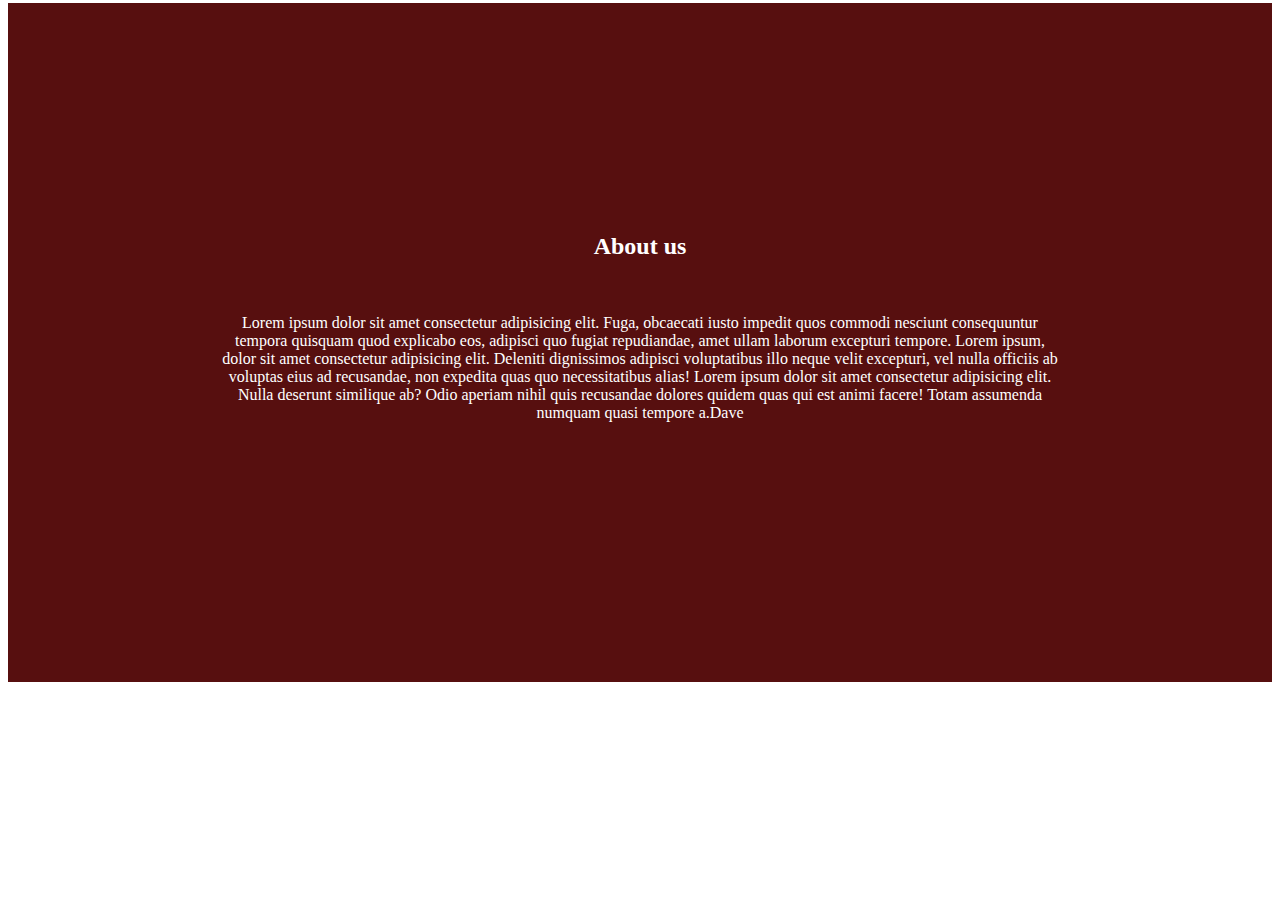
<file: about.html>
<!DOCTYPE html>
<html lang="en">
<head>
    <meta charset="UTF-8">
    <meta name="viewport" content="width=device-width, initial-scale=1.0">
    <title>Document</title>
</head>
<body>
    <section style="background-color: rgb(87, 15, 15);; text-align: center; padding: 200px; margin-top: -5px; margin-left: 0;" id="aboutus">
        <div class="about-container">
            <div class="about-text" style="padding: 10px;">
                <h2 style="color: white;">About us</h2>
                <br>
                <p style="color: white; margin-bottom: 50px;">Lorem ipsum dolor sit amet consectetur adipisicing elit. Fuga, obcaecati iusto impedit quos commodi nesciunt consequuntur tempora quisquam quod explicabo eos, adipisci quo fugiat repudiandae, amet ullam laborum excepturi tempore. Lorem ipsum, dolor sit amet consectetur adipisicing elit. Deleniti dignissimos adipisci voluptatibus illo neque velit excepturi, vel nulla officiis ab voluptas eius ad recusandae, non expedita quas quo necessitatibus alias! Lorem ipsum dolor sit amet consectetur adipisicing elit. Nulla deserunt similique ab? Odio aperiam nihil quis recusandae dolores quidem quas qui est animi facere! Totam assumenda numquam quasi tempore a.Dave
                </p>
            </div>
            <!-- <div class="about-img">
                <img src="images/pexels-vision-plug-310264943-13739807.jpg" style="width: 200px; height: 200px; padding: 10px; border-radius: 50%;" alt="">
            </div> -->
        </div>
    </section>
</body>
</html>
</file>
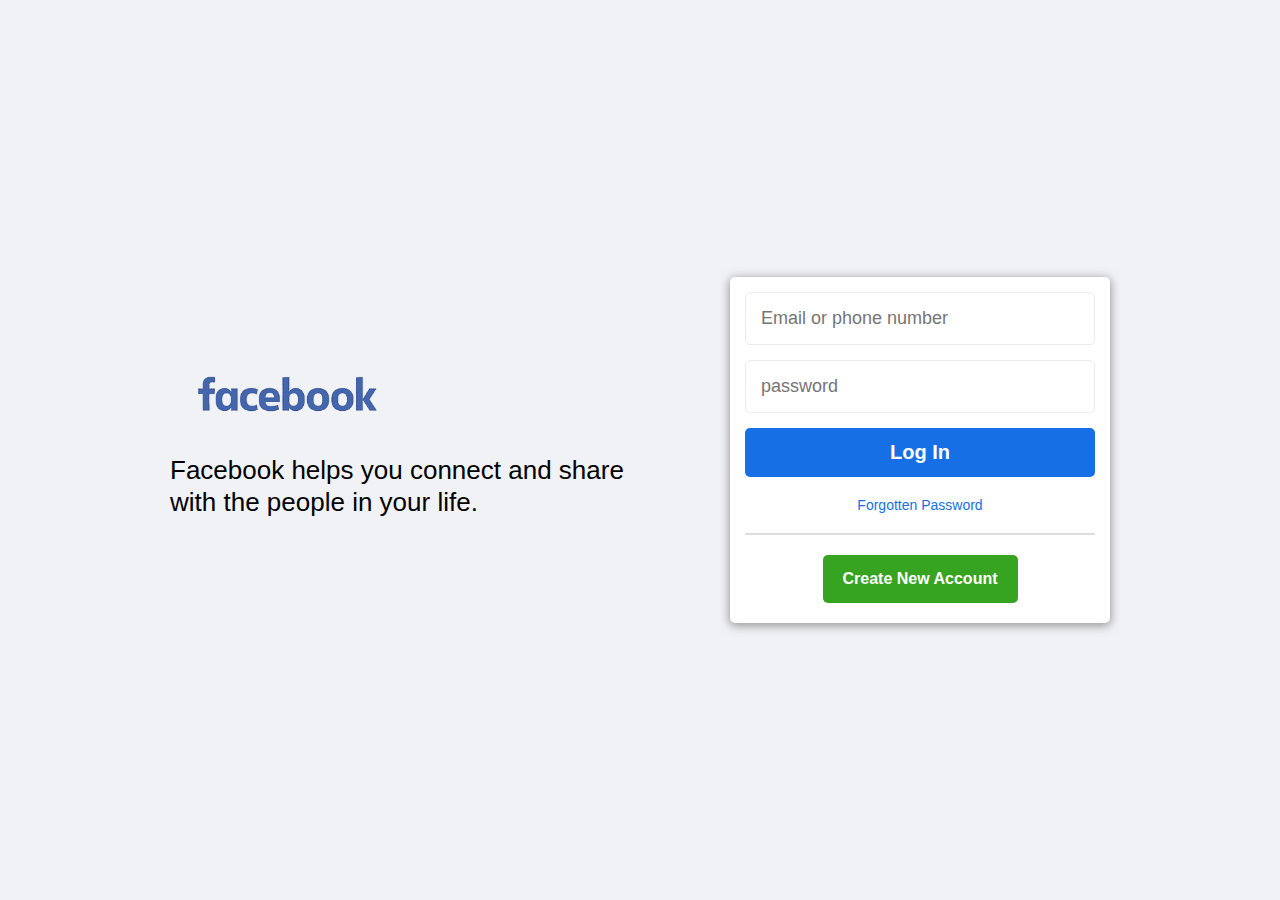
<file: facebook.html>
<!DOCTYPE html>
<html lang="en">
<head>
    <meta charset="UTF-8">
    <meta name="viewport" content="width=device-width, initial-scale=1.0">
    <title>facebook log in</title>
    <link rel="stylesheet" href="facebook.css">
</head>
<body>
    <div class="box">
        <div class="title-box">
            <img src="facebook_logo_2-removebg-preview.png" alt="Facebook">
            <p>Facebook helps you connect and share with the people in your life.</p>
        </div>
        <div class="form-box">
            <form action="#">
                <input type="text" placeholder="Email or phone number">
                <input type="password" placeholder="password">
                <button type="submit">Log In</button>
                <a href="#">Forgotten Password</a>
            </form>
            <hr>
            <div class="create-btn">
                <a href="#">Create New Account</a>
            </div>
        </div>
    </div>
    
</body>
</html>
</file>
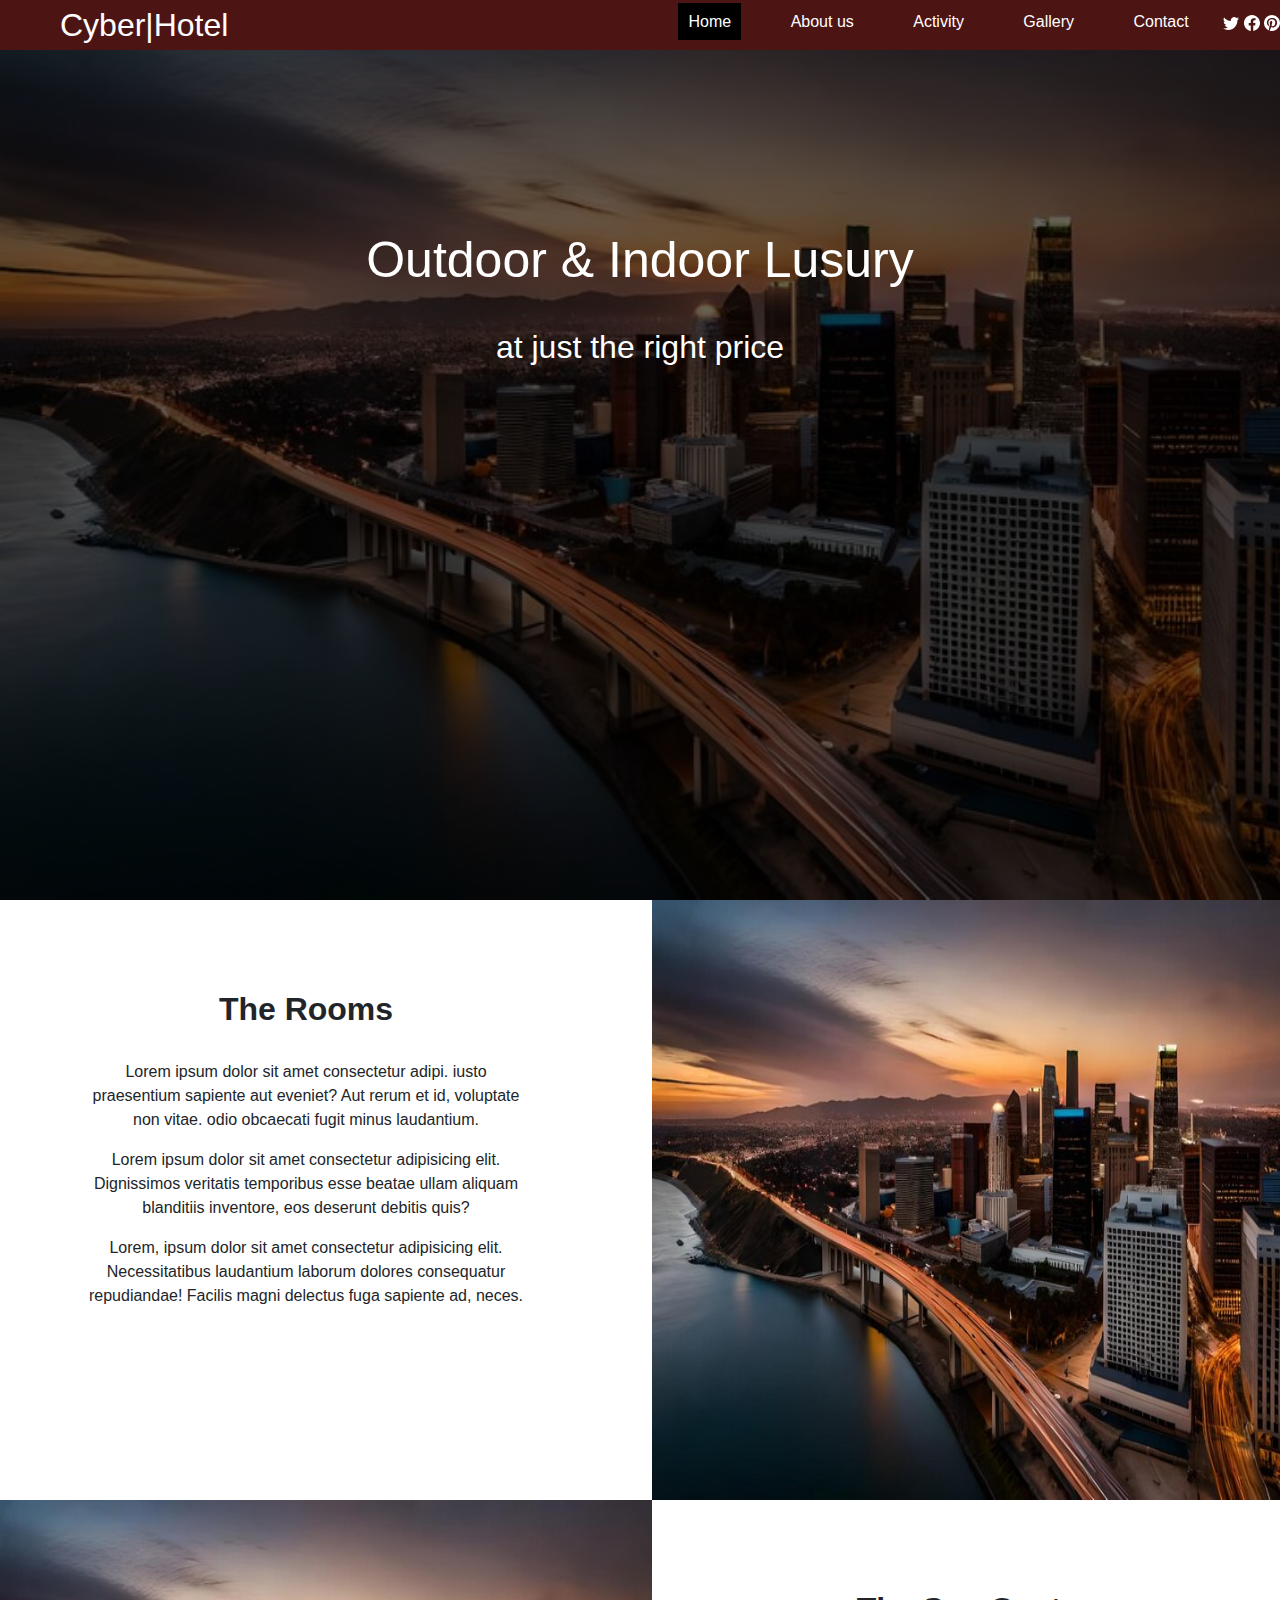
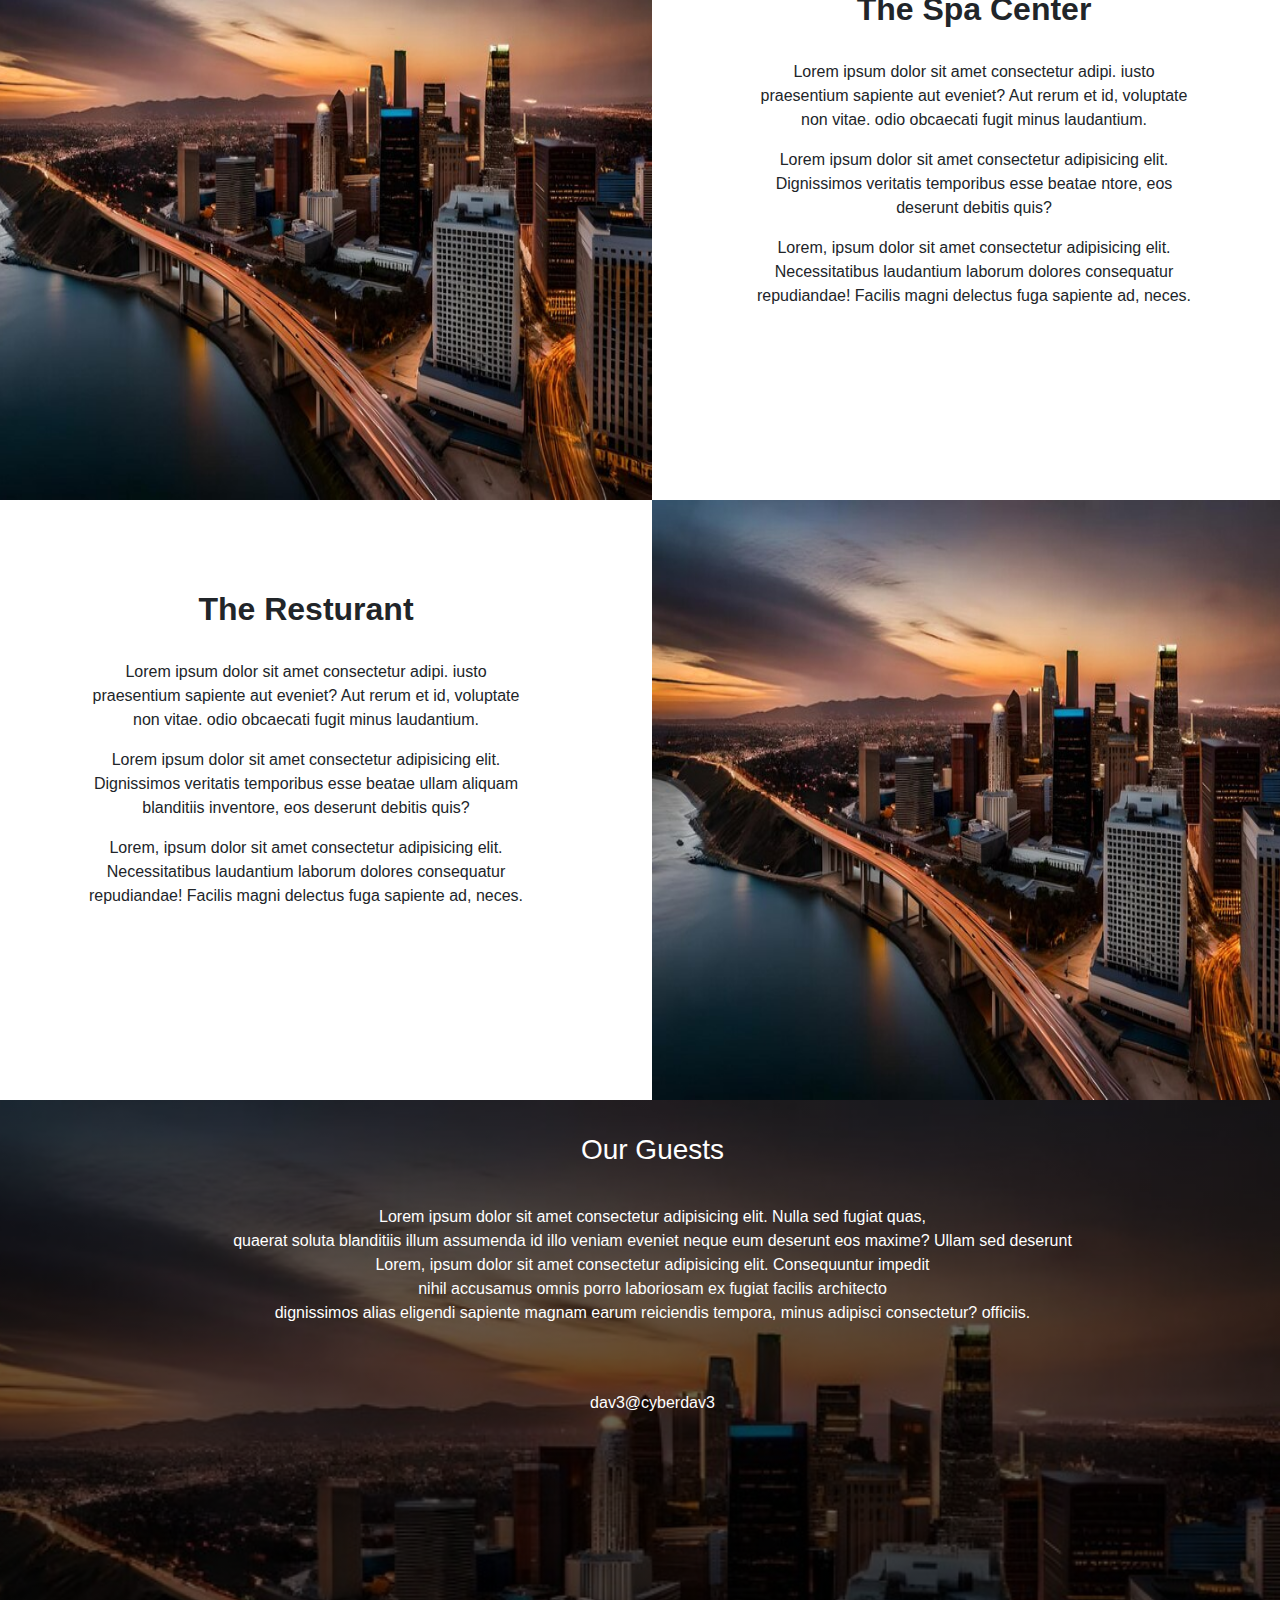
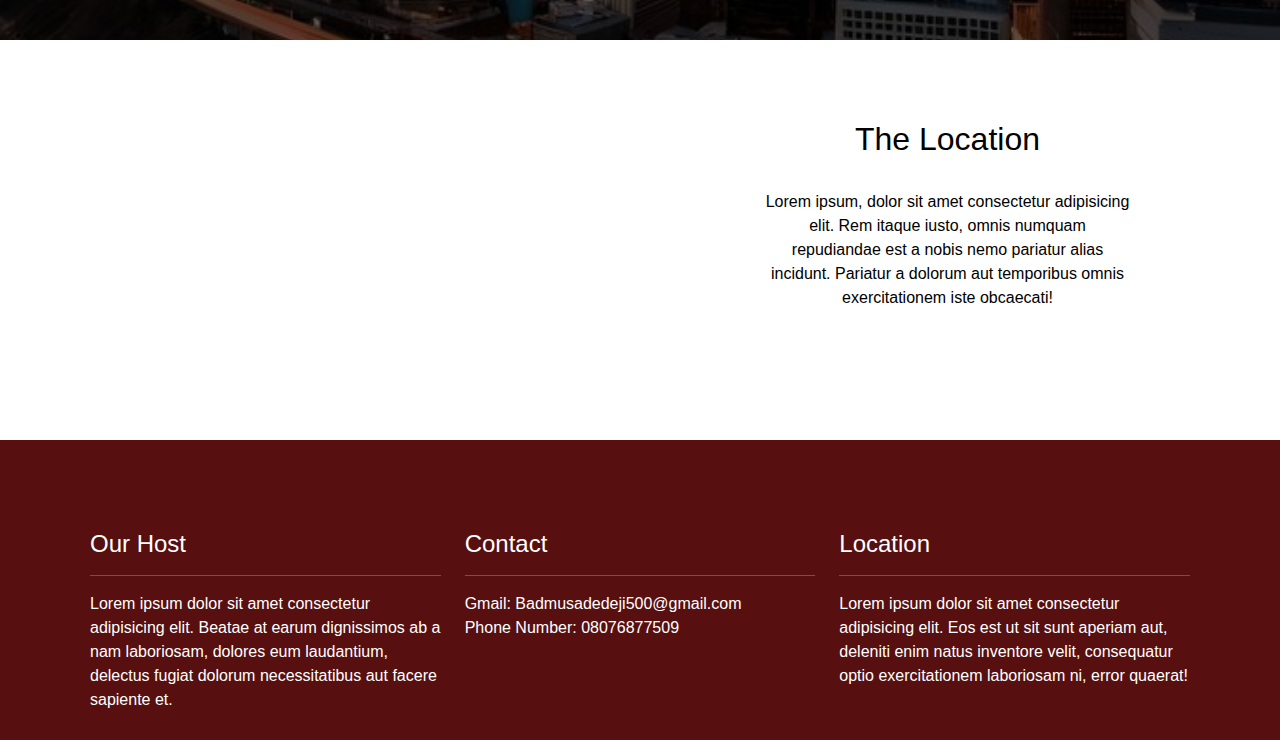
<file: index4.html>
<!DOCTYPE html>
<html lang="en">
<head>
    <meta charset="UTF-8">
    <meta name="viewport" content="width=device-width, initial-scale=1.0">
    <title>cyberdav3|hotel</title>
    <link rel="stylesheet" href="index4.css">
    <link href="https://cdn.jsdelivr.net/npm/bootstrap@5.3.3/dist/css/bootstrap.min.css" rel="stylesheet" integrity="sha384-QWTKZyjpPEjISv5WaRU9OFeRpok6YctnYmDr5pNlyT2bRjXh0JMhjY6hW+ALEwIH" crossorigin="anonymous">
</head>
<body>
    <header>
        <h1 id="logo">Cyber|Hotel</h1>
        <nav>
            <ul>
                <li><a href="#home" class="active">Home</a></li>
                <li><a href="about.html">About us</a></li>
                <li><a href="#activity">Activity</a></li>
                <!-- <li><a href="#meeting&Event">Meeting&Event</a></li> -->
                <li><a href="#gallery">Gallery</a></li>
                <li><a href="#contact">Contact</a></li>
                <svg xmlns="http://www.w3.org/2000/svg" width="16" height="16" fill="currentColor" class="bi bi-twitter" viewBox="0 0 16 16" style="color: white;">
                    <path d="M5.026 15c6.038 0 9.341-5.003 9.341-9.334q.002-.211-.006-.422A6.7 6.7 0 0 0 16 3.542a6.7 6.7 0 0 1-1.889.518 3.3 3.3 0 0 0 1.447-1.817 6.5 6.5 0 0 1-2.087.793A3.286 3.286 0 0 0 7.875 6.03a9.32 9.32 0 0 1-6.767-3.429 3.29 3.29 0 0 0 1.018 4.382A3.3 3.3 0 0 1 .64 6.575v.045a3.29 3.29 0 0 0 2.632 3.218 3.2 3.2 0 0 1-.865.115 3 3 0 0 1-.614-.057 3.28 3.28 0 0 0 3.067 2.277A6.6 6.6 0 0 1 .78 13.58a6 6 0 0 1-.78-.045A9.34 9.34 0 0 0 5.026 15"/>
                  </svg>
                <svg xmlns="http://www.w3.org/2000/svg" width="16" height="16" fill="currentColor" class="bi bi-facebook" viewBox="0 0 16 16" style="color: white;">
                    <path d="M16 8.049c0-4.446-3.582-8.05-8-8.05C3.58 0-.002 3.603-.002 8.05c0 4.017 2.926 7.347 6.75 7.951v-5.625h-2.03V8.05H6.75V6.275c0-2.017 1.195-3.131 3.022-3.131.876 0 1.791.157 1.791.157v1.98h-1.009c-.993 0-1.303.621-1.303 1.258v1.51h2.218l-.354 2.326H9.25V16c3.824-.604 6.75-3.934 6.75-7.951"/>
                  </svg>
                <svg xmlns="http://www.w3.org/2000/svg" width="16" height="16" fill="currentColor"         class="bi bi-pinterest" viewBox="0 0 16 16" style="color: white;">
                    <path d="M8 0a8 8 0 0 0-2.915 15.452c-.07-.633-.134-1.606.027-2.297.146-.625.938-3.977.938-3.977s-.239-.479-.239-1.187c0-1.113.645-1.943 1.448-1.943.682 0 1.012.512 1.012 1.127 0 .686-.437 1.712-.663 2.663-.188.796.4 1.446 1.185 1.446 1.422 0 2.515-1.5 2.515-3.664 0-1.915-1.377-3.254-3.342-3.254-2.276 0-3.612 1.707-3.612 3.471 0 .688.265 1.425.595 1.826a.24.24 0 0 1 .056.23c-.061.252-.196.796-.222.907-.035.146-.116.177-.268.107-1-.465-1.624-1.926-1.624-3.1 0-2.523 1.834-4.84 5.286-4.84 2.775 0 4.932 1.977 4.932 4.62 0 2.757-1.739 4.976-4.151 4.976-.811 0-1.573-.421-1.834-.919l-.498 1.902c-.181.695-.669 1.566-.995 2.097A8 8 0 1 0 8 0"/>
                  </svg>
            </ul>
        </nav>
    </header>
     <div class="main">
        <h1>Outdoor & Indoor Lusury</h1>
        <h2>at just the right price</h3>
     </div>
     <div class="container">
        <div class="row">
          <div class="col-6" style="text-align: center; padding-top: 90px; width: 50%; padding-right: 110px;">
            <h2><b>The Rooms</b></h2><br>
            <p>Lorem ipsum dolor sit amet consectetur adipi. iusto praesentium sapiente aut eveniet? Aut rerum et id, voluptate non vitae.  odio obcaecati fugit minus laudantium.</p>
            <p>Lorem ipsum dolor sit amet consectetur adipisicing elit. Dignissimos veritatis temporibus esse beatae ullam aliquam blanditiis inventore, eos deserunt debitis quis?</p>
            <p>Lorem, ipsum dolor sit amet consectetur adipisicing elit. Necessitatibus laudantium laborum dolores consequatur repudiandae! Facilis magni delectus fuga sapiente ad, neces.</p>
          </div>
          <div class="col-6">
            <img src="random-best-photo_865967-169267.jpeg" alt="" width="662" height="600">
          </div>
        </div>
      </div>
      <div class="container">
        <div class="row">
            <div class="col-6">
              <img src="random-best-photo_865967-169267.jpeg" alt="" width="690" height="600" style="margin-left: -120px;">
            </div>
            <div class="col-6" style="text-align: center; padding-top: 90px; padding-left: 110px;">
                <h2><b>The Spa Center</b></h2><br>
                <p>Lorem ipsum dolor sit amet consectetur adipi. iusto praesentium sapiente aut eveniet? Aut rerum et id, voluptate non vitae.  odio obcaecati fugit minus laudantium.</p>
                <p>Lorem ipsum dolor sit amet consectetur adipisicing elit. Dignissimos veritatis temporibus esse beatae ntore, eos deserunt debitis quis?</p>
                <p>Lorem, ipsum dolor sit amet consectetur adipisicing elit. Necessitatibus laudantium laborum dolores consequatur repudiandae! Facilis magni delectus fuga sapiente ad, neces.</p>
              </div>
          </div>
      </div>
          <div class="container">
            <div class="row">
              <div class="col-6" style="text-align: center; padding-top: 90px; padding-right: 110px;">
                <h2><b>The Resturant</b></h2><br>
                <p>Lorem ipsum dolor sit amet consectetur adipi. iusto praesentium sapiente aut eveniet? Aut rerum et id, voluptate non vitae.  odio obcaecati fugit minus laudantium.</p>
                <p>Lorem ipsum dolor sit amet consectetur adipisicing elit. Dignissimos veritatis temporibus esse beatae ullam aliquam blanditiis inventore, eos deserunt debitis quis?</p>
                <p>Lorem, ipsum dolor sit amet consectetur adipisicing elit. Necessitatibus laudantium laborum dolores consequatur repudiandae! Facilis magni delectus fuga sapiente ad, neces.</p>
              </div>
              <div class="col-6">
                <img src="random-best-photo_865967-169267.jpeg" alt="" width="662" height="600">
              </div>
            </div>
          </div>

          <!-- <div id="carouselExampleInterval" class="carousel slide" data-bs-ride="carousel" style="width: 1350px; margin-left: -120px;">
            <div class="carousel-inner">
              <div class="carousel-item active" data-bs-interval="10000">
                <img src="random-best-photo_865967-169267.jpeg" class="d-block w-100" alt="" height="350px">
              </div>
              <div class="carousel-item" data-bs-interval="2000">
                <img src="random-best-photo_865967-169267.jpeg" class="d-block w-100" alt="" height="350px">
              </div>
              <div class="carousel-item">
                <img src="random-best-photo_865967-169267.jpeg" class="d-block w-100" alt="" height="350px">
              </div>
            </div>
            <button class="carousel-control-prev" type="button" data-bs-target="#carouselExampleInterval" data-bs-slide="prev">
              <span class="carousel-control-prev-icon" aria-hidden="true"></span>
              <span class="visually-hidden">Previous</span>
            </button>
            <button class="carousel-control-next" type="button" data-bs-target="#carouselExampleInterval" data-bs-slide="next">
              <span class="carousel-control-next-icon" aria-hidden="true"></span>
              <span class="visually-hidden">Next</span>
            </button>
          </div> -->
        <div class="our-guests" style="padding-left: 145px;">
          <h3 style="color: white; text-align: center; padding-top: 33px;">Our Guests</h3>
          <p style="color: white; text-align: center; padding-top: 30px;">Lorem ipsum dolor sit amet consectetur adipisicing elit. Nulla sed fugiat quas,<br> quaerat soluta blanditiis illum assumenda id illo veniam eveniet neque eum deserunt eos maxime? Ullam sed deserunt <br> Lorem, ipsum dolor sit amet consectetur adipisicing elit. Consequuntur impedit <br> nihil accusamus omnis porro laboriosam ex fugiat facilis architecto <br> dignissimos alias eligendi sapiente magnam earum reiciendis tempora, minus adipisci consectetur? officiis.</p>
          <p style="text-align: center; color: white; padding-top: 50px;">dav3@cyberdav3</p>
        </div>
        <div class="map">
          <div class="row">
            <div class="col-6" style="margin-bottom: -7px;">
              <iframe src="https://www.google.com/maps/embed?pb=!1m18!1m12!1m3!1d3964.5462971728384!2d3.3933207740454514!3d6.452241023989282!2m3!1f0!2f0!3f0!3m2!1i1024!2i768!4f13.1!3m3!1m2!1s0x103b8b112a4eccc9%3A0xe61fab43ad321ef3!2sBamgbose%20St%2C%20Lagos%20Island%2C%20Lagos%20102273%2C%20Lagos!5e0!3m2!1sen!2sng!4v1725609392291!5m2!1sen!2sng" width="690" height="400" style="border:0;" allowfullscreen="" loading="lazy" referrerpolicy="no-referrer-when-downgrade"></iframe>
            </div>
            <div class="col-6" style="text-align: center; color: black; padding-top: 80px; padding-left: 200px;">
              <h2>The Location</h2><br>
              <p>Lorem ipsum, dolor sit amet consectetur adipisicing elit. Rem itaque iusto, omnis numquam repudiandae est a nobis nemo pariatur alias incidunt. Pariatur a dolorum aut temporibus omnis exercitationem iste obcaecati!</p>
            </div>
          </div>
        </div>
        <div class="footer">
          <div class="row">
            <div class="col-4" style="color: white;">
              <h4 style="display: u;">Our Host</h4>
              <hr>
              <p>Lorem ipsum dolor sit amet consectetur adipisicing elit. Beatae at earum dignissimos ab a nam laboriosam, dolores eum laudantium, delectus fugiat dolorum necessitatibus aut facere sapiente et.</p>
            </div>
            <div class="col-4" style="color: white; ">
              <h4>Contact</h4>
              <hr>
              <p>Gmail: Badmusadedeji500@gmail.com <br>Phone Number: 08076877509</p>
              

            </div>
            <div class="col-4" style="color: white;">
              <h4>Location</h4>
              <hr>
              <p>Lorem ipsum dolor sit amet consectetur adipisicing elit. Eos est ut sit sunt aperiam aut, deleniti enim natus inventore velit, consequatur optio exercitationem laboriosam ni, error quaerat!</p>
            </div>
          </div>
        </div>



    <script src="https://cdn.jsdelivr.net/npm/@popperjs/core@2.11.8/dist/umd/popper.min.js" integrity="sha384-I7E8VVD/ismYTF4hNIPjVp/Zjvgyol6VFvRkX/vR+Vc4jQkC+hVqc2pM8ODewa9r" crossorigin="anonymous"></script>
    
</body>
</html>
</file>
<file: facebook.css>
body{
    padding: 0;
    margin: 0;
    background: #f0f2f5;
    font-family: Arial, Helvetica, sans-serif;
}

.box{
    display: flex;
    justify-content: center;
    align-items: center;
    width: 100%;
    height: 100vh;
}

.title-box{
    width: 500px;
}

.title-box img{
    width: 235px;
    margin-bottom: -10px;
}

.title-box p{
    color: #000;
    font-size: 26px;
    font-weight: normal;
    line-height: 32px;
}

.form-box{
    width: 350px;
    padding: 15px;
    text-align: center;
    border-radius: 5px;
    background: #fff;
    margin-left: 60px;
    box-shadow: 0px 2px 10px 1px rgba(71, 71, 71, 0.52);
}

.form-box input{
    width: 100%;
    margin-bottom: 15px;
    padding: 15px;
    font-size: 18px;
    box-sizing: border-box;
    border: 1px solid#eeebeb;
    border-radius: 5px;
    outline: none;
}

.form-box input:focus{
    box-shadow: 0px 0px 1px 1px rgb(22, 111, 229);
}

.form-box button{
    width: 100%;
    margin-bottom: 15px;
    color: #fff;
    font-size: 20px;
    font-weight: 600;
    border-radius: 5px;
    border: none;
    padding: 13px 0;
    cursor: pointer;
    background: #166fe5;
}

.form-box button:hover{
    background: #1877f2;
}

.form-box a{
    color: #166fe5;
    font-size: 14px;
    text-decoration: none;
    margin-top: 5px;
    margin-bottom: 20px;
    display: block;
}

.form-box a:hover{
    text-decoration: underline;
}

.form-box hr{
    border: 1px solid #dadde1;
    margin-bottom: 15px;
}

.form-box .create-btn a{
    color: #fff;
    font-size: 16px;
    text-decoration: none;
    padding: 15px 20px;
    border-radius: 5px;
    background: #36a420;
    font-weight: 600;
    display: inline-block;
    margin-bottom: 5px;
}

.form-box .create-btn a:hover{
    background: #42b72a;
}
</file>
<file: index4.css>
*{
    margin: 0;
    padding: 0;
    font-family: 'Lucida Sans', 'Lucida Sans Regular', 'Lucida Grande', 'Lucida Sans Unicode', Geneva, Verdana, sans-serif;
}

header{
    background-color: rgb(77, 20, 20);
    align-items: center;
    position: fixed;
    display: flex;
    height: 50px;
    padding-bottom: 5px;
    width: 100%;
}

#logo{
    margin-right: auto;
    font-size: 2em; 
    padding: 60px;
    margin-bottom: 5px;
    color: white;
    padding-bottom: 50px;
    
}

header li{
    list-style: none;
    display: inline-block;
    padding: 5px 5px;
    padding-top: 20px;
    margin-left: 70px;
    margin: 10px;
    padding-right: 10px;
    

}

header ul li a{
    text-decoration: none;
    color: white;
    padding: 10px;
}

header nav ul li .active{
    background-color: black;
} 

header ul li a:hover{
    background-color: black;
    border-radius: 5px;
    transition: 0.7s ease;
}

.main{
    background-image: linear-gradient(rgba(0,0,0,0.60),rgba(0,0,0,0.60)), url(random-best-photo_865967-169267.jpeg);
    min-height: 100vh;
    background-repeat: no-repeat;
    background-size: cover;
}

.main h1{
    color: white;
    text-align: center;
    padding-top: 230px;
    font-size: 50px;
}

.main h2{
    color: white;
    text-align: center;
    padding-top: 30px;
}

.container{
    width: 100%;
}

.container2{
    width: 100%;
}

.our-guests{
    background-image: linear-gradient(rgba(0,0,0,0.60),rgba(0,0,0,0.60)), url(random-best-photo_865967-169267.jpeg);
    min-height: 60vh;
    background-repeat: no-repeat;
    background-size: cover;
    
    margin-left: -120px;
}

.map{
    padding-right: 150px;
}

.footer{
    background: rgb(87, 15, 15);
    height: 300px;
    padding: 90px;
    padding-bottom: 20px;
    margin-top: 0;
}
</file>
